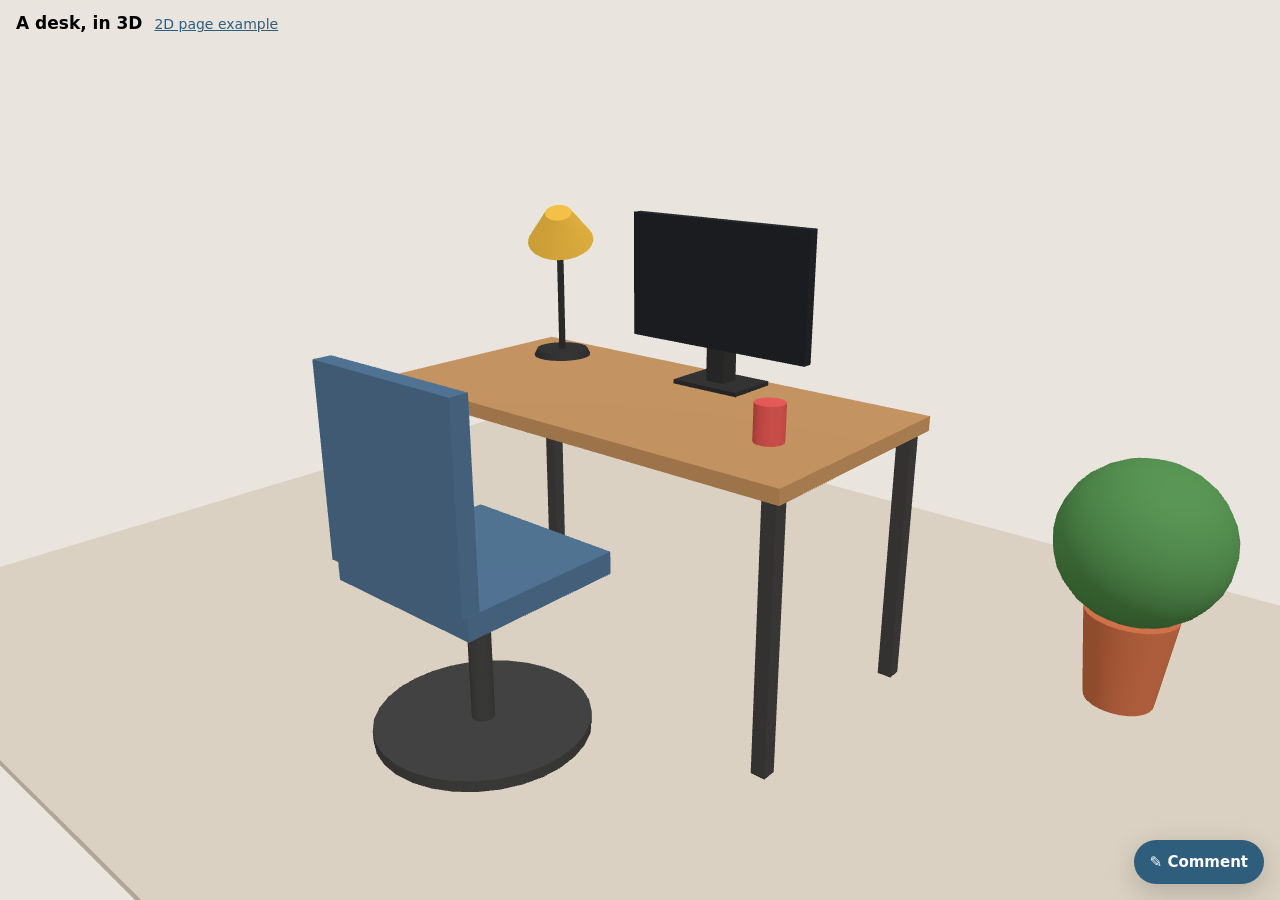
<file: example/public/index.html>
<!doctype html>
<html lang="en">
<head>
<meta charset="utf-8">
<meta name="viewport" content="width=device-width,initial-scale=1,viewport-fit=cover">
<title>Desk · feedback example</title>
<link rel="stylesheet" href="comments.css">
<style>
  :root { color-scheme: light; }
  html, body { margin: 0; height: 100%; overflow: hidden; background: #e9e5de; font: 15px/1.4 system-ui, -apple-system, sans-serif; }
  #view { position: fixed; inset: 0; width: 100%; height: 100%; display: block; touch-action: none; }
  header { position: fixed; top: max(12px, env(safe-area-inset-top)); left: 16px; right: 16px; display: flex; gap: 12px; align-items: baseline; pointer-events: none; }
  header h1 { margin: 0; font-size: 17px; }
  header a { pointer-events: auto; color: #2f5d7c; font-size: 14px; }
  body.fb-noting header { display: none; }
</style>
<script type="importmap">{"imports":{"three":"./vendor/three.module.js"}}</script>
</head>
<body>
<canvas id="view"></canvas>
<header><h1>A desk, in 3D</h1><a href="flat.html">2D page example</a></header>
<script type="module" src="scene.js"></script>
</body>
</html>
</file>
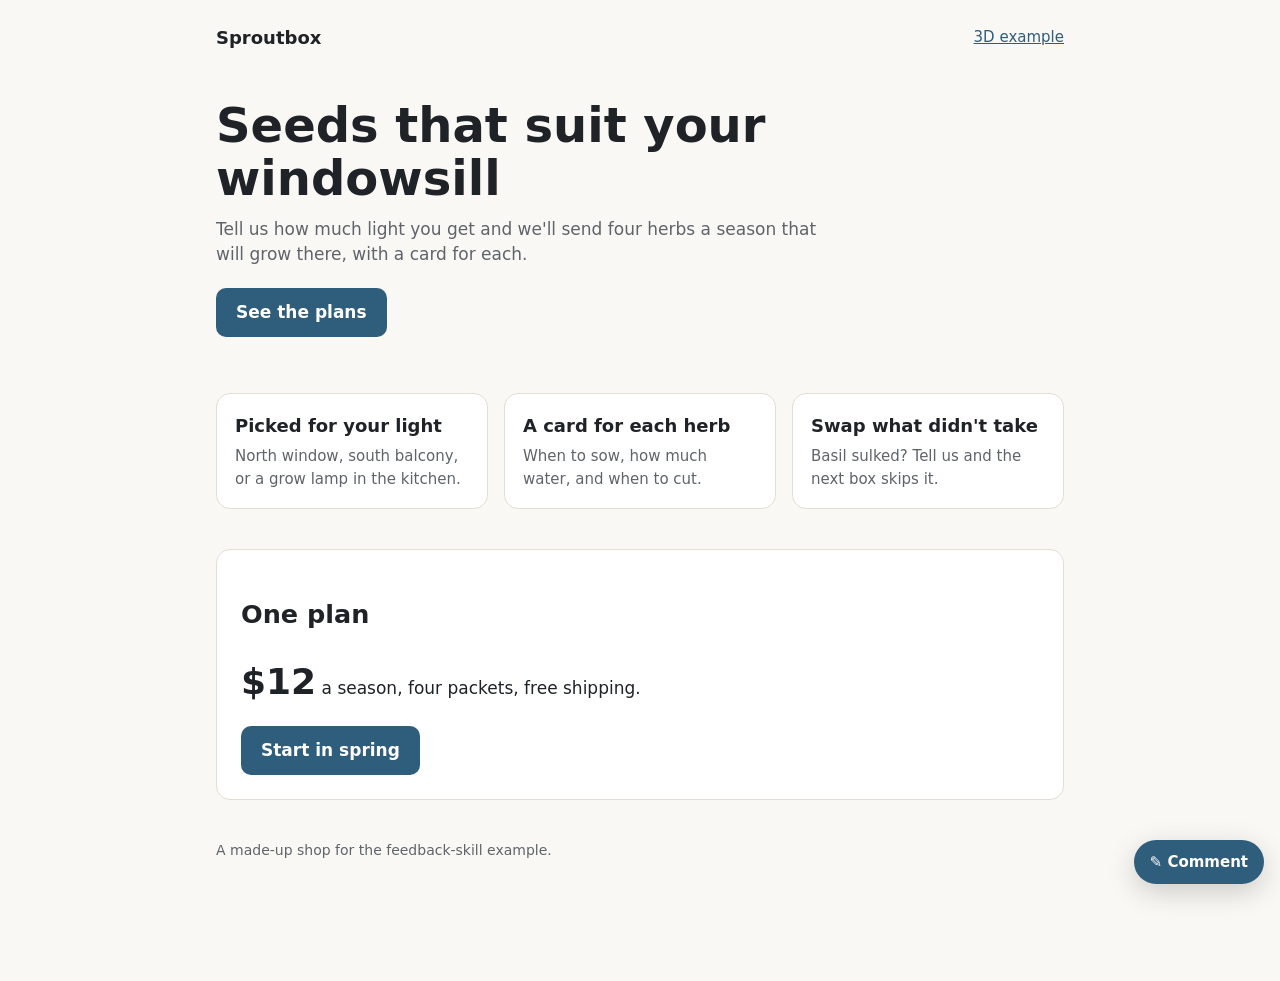
<file: example/public/flat.html>
<!doctype html>
<html lang="en">
<head>
<meta charset="utf-8">
<meta name="viewport" content="width=device-width,initial-scale=1,viewport-fit=cover">
<title>Landing page · feedback example</title>
<link rel="stylesheet" href="comments.css">
<style>
  :root { --bg: #faf8f4; --text: #1f2328; --muted: #5f646b; --card: #ffffff; --accent: #2f5d7c; --line: #e3ddd3; }
  @media (prefers-color-scheme: dark) { :root { --bg: #16181b; --text: #eceae6; --muted: #a3a7ad; --card: #202328; --accent: #7fb2d6; --line: #30353b; } }
  * { box-sizing: border-box; }
  body { margin: 0; background: var(--bg); color: var(--text); font: 17px/1.5 system-ui, -apple-system, "Segoe UI", sans-serif; }
  main { max-width: 880px; margin: 0 auto; padding: 24px 16px 120px; }
  nav { display: flex; justify-content: space-between; align-items: center; gap: 12px; }
  nav b { font-size: 18px; }
  nav a { color: var(--accent); font-size: 15px; }
  .hero { padding: 48px 0 32px; }
  .hero h1 { font-size: clamp(30px, 6vw, 48px); line-height: 1.1; margin: 0 0 12px; }
  .hero p { color: var(--muted); max-width: 36em; margin: 0 0 20px; }
  .cta { display: inline-block; padding: 12px 20px; border-radius: 10px; background: var(--accent); color: #fff; text-decoration: none; font-weight: 600; }
  .cards { display: grid; grid-template-columns: repeat(auto-fit, minmax(220px, 1fr)); gap: 16px; margin: 24px 0 40px; }
  .card { background: var(--card); border: 1px solid var(--line); border-radius: 14px; padding: 18px; }
  .card h3 { margin: 0 0 6px; font-size: 18px; }
  .card p { margin: 0; color: var(--muted); font-size: 15px; }
  .price { background: var(--card); border: 1px solid var(--line); border-radius: 14px; padding: 24px; }
  .price strong { font-size: 36px; }
  footer { color: var(--muted); font-size: 14px; margin-top: 40px; }
</style>
</head>
<body>
<main>
  <nav data-comment-id="nav" data-comment-label="Top bar"><b>Sproutbox</b><a href="./">3D example</a></nav>

  <section class="hero" data-comment-id="hero" data-comment-label="Hero">
    <h1>Seeds that suit your windowsill</h1>
    <p>Tell us how much light you get and we'll send four herbs a season that will grow there, with a card for each.</p>
    <a class="cta" href="#plans">See the plans</a>
  </section>

  <section class="cards" data-comment-id="features" data-comment-label="Features">
    <div class="card" data-comment-id="feature-light" data-comment-label="Feature: light"><h3>Picked for your light</h3><p>North window, south balcony, or a grow lamp in the kitchen.</p></div>
    <div class="card" data-comment-id="feature-cards" data-comment-label="Feature: care cards"><h3>A card for each herb</h3><p>When to sow, how much water, and when to cut.</p></div>
    <div class="card" data-comment-id="feature-swap" data-comment-label="Feature: swaps"><h3>Swap what didn't take</h3><p>Basil sulked? Tell us and the next box skips it.</p></div>
  </section>

  <section id="plans" class="price" data-comment-id="pricing" data-comment-label="Pricing">
    <h2>One plan</h2>
    <p><strong>$12</strong> a season, four packets, free shipping.</p>
    <a class="cta" href="#plans">Start in spring</a>
  </section>

  <footer data-comment-id="footer" data-comment-label="Footer">A made-up shop for the feedback-skill example.</footer>
</main>
<script type="module">
  import { mountComments, domAdapter } from './comments.js';
  mountComments({ page: 'landing', ...domAdapter() });
</script>
</body>
</html>
</file>
<file: example/public/comments.css>
/* comments.css: the Comment panel, ink, pins and toast from comments.js.
   Theme it with the custom properties; everything is under .fb so it won't touch your page. */
.fb {
  --fb-surface: #fffdf9; --fb-text: #1f2328; --fb-muted: #6b6f76; --fb-mist: #f0ece5;
  --fb-line: #d6cfc3; --fb-accent: #2f5d7c; --fb-ink: #ff5a36; --fb-done: #2f7a4a;
  --fb-shadow: 0 8px 28px rgb(0 0 0 / .18);
  font: 15px/1.4 system-ui, -apple-system, "Segoe UI", sans-serif; color: var(--fb-text);
}
@media (prefers-color-scheme: dark) {
  .fb { --fb-surface: #1f2226; --fb-text: #eceae6; --fb-muted: #a3a7ad; --fb-mist: #2b2f34; --fb-line: #3b4047; --fb-accent: #7fb2d6; --fb-done: #6cc38d; }
}
.fb button { font: inherit; color: inherit; border: 0; background: none; cursor: pointer; }

/* Stacking matters: ink under the panel, or the pen eats the tap on Send. */
.fb-ink { position: fixed; inset: 0; width: 100%; height: 100%; pointer-events: none; touch-action: none; z-index: 2147483000; }
.fb.fb-inking .fb-ink { pointer-events: auto; cursor: crosshair; }
.fb-pins { position: fixed; inset: 0; pointer-events: none; z-index: 2147483001; }
.fb-panel, .fb-button { z-index: 2147483002; }
.fb-toast { z-index: 2147483003; }

.fb-button {
  position: fixed; right: 16px; bottom: max(16px, env(safe-area-inset-bottom));
  min-height: 44px; padding: 0 16px; border-radius: 22px;
  background: var(--fb-accent) !important; color: #fff !important; font-weight: 600 !important; box-shadow: var(--fb-shadow);
}
.fb-button[hidden] { display: none; }

/* The panel never blocks the page. It docks: a right-hand sidebar on a wide screen, a foldable
   bottom sheet (at most 40% of the height) on a phone. Never a box in the middle of the content.
   While it is open, <body> has .fb-noting; move your own right-hand controls by --fb-dock-w. */
:root { --fb-dock-w: 340px; }
.fb-panel {
  position: fixed; top: 0; right: 0; bottom: 0; width: var(--fb-dock-w); max-width: 100%; overflow: auto; box-sizing: border-box;
  display: flex; flex-direction: column; gap: 8px;
  padding: max(10px, env(safe-area-inset-top)) 14px max(12px, env(safe-area-inset-bottom));
  background: var(--fb-surface); border-left: 1px solid var(--fb-line); box-shadow: -6px 0 24px rgb(0 0 0 / .16);
}
.fb-panel[hidden] { display: none; }
.fb-head { display: flex; align-items: center; gap: 4px; }
.fb-head b { flex: 1; font-size: 15px; }
.fb .fb-head button { min-width: 40px; min-height: 40px; border-radius: 8px; font-size: 20px; line-height: 1; color: var(--fb-muted); }
.fb .fb-head [data-act=fold] { display: none; }
/* an ordinary page reflows beside the sidebar instead of running under it (fixed layers, like a
   full-window canvas, aren't moved: make room for those with body.fb-noting rules of your own) */
@media (min-width: 701px) { body.fb-noting { padding-right: var(--fb-dock-w); } }
@media (max-width: 700px) {
  .fb-panel {
    top: auto; left: 0; width: auto; max-height: 40vh; max-height: 40dvh;
    border-left: 0; border-top: 1px solid var(--fb-line); border-radius: 14px 14px 0 0; box-shadow: 0 -6px 24px rgb(0 0 0 / .16);
  }
  .fb .fb-head [data-act=fold] { display: inline-block; }
  .fb-panel.fb-folded > :not(.fb-head) { display: none; }
}
.fb-row { display: flex; gap: 8px; align-items: center; }
.fb-hint { margin: 0; font-size: 13px; color: var(--fb-muted); }
.fb-tools { display: flex; flex: 1; background: var(--fb-mist); border-radius: 10px; padding: 3px; gap: 3px; }
.fb-tools button { flex: 1; min-height: 38px; border-radius: 8px; font-size: 14px; }
.fb-tools button.on { background: var(--fb-surface); box-shadow: 0 1px 3px rgb(0 0 0 / .15); font-weight: 600; }
.fb textarea, .fb input {
  font: inherit; font-size: 16px; /* 16px keeps iOS from zooming in */
  border: 1px solid var(--fb-line); border-radius: 10px; padding: 8px 10px; box-sizing: border-box;
  background: var(--fb-surface); color: var(--fb-text); width: 100%;
}
.fb textarea { resize: vertical; min-height: 64px; }
.fb input { flex: 1; min-width: 0; }
.fb .fb-plain { flex: none; min-height: 44px; padding: 0 12px; border-radius: 10px; background: var(--fb-mist); font-size: 14px; }
.fb .fb-plain:disabled { opacity: .45; }
.fb .fb-send { flex: none; min-height: 44px; padding: 0 18px; border-radius: 10px; background: var(--fb-accent); color: #fff; font-weight: 600; }
.fb .fb-send:disabled { opacity: .5; }
.fb-hp { position: absolute !important; left: -9999px; width: 1px !important; height: 1px; opacity: 0; }

.fb-list summary { font-size: 13px; color: var(--fb-muted); cursor: pointer; }
.fb-list ol { list-style: none; margin: 6px 0 0; padding: 0; display: flex; flex-direction: column; gap: 8px; font-size: 14px; }
.fb-list li { background: var(--fb-mist); border-radius: 10px; padding: 8px 10px; }
.fb-meta { font-size: 12px; color: var(--fb-muted); }
.fb-status[data-status=done], .fb-status[data-status=wontfix] { color: var(--fb-done); }
.fb-reply { margin-top: 4px; padding-left: 8px; border-left: 3px solid var(--fb-accent); }
.fb-acts { margin-top: 4px; }
.fb-acts button, .fb-acts a { font-size: 12px; color: var(--fb-accent); text-decoration: underline; margin-right: 12px; }

.fb-pin {
  position: absolute; width: 26px; height: 26px; margin: -13px 0 0 -13px; border-radius: 50%;
  background: var(--fb-ink); color: #fff; font: 600 13px/26px system-ui, sans-serif; text-align: center;
  box-shadow: 0 0 0 2px #fff, 0 2px 6px rgb(0 0 0 / .25);
}
.fb-pin[hidden] { display: none; }
.fb-toast {
  position: fixed; left: 50%; transform: translateX(-50%); top: max(16px, env(safe-area-inset-top));
  max-width: calc(100% - 32px); padding: 8px 14px; border-radius: 10px;
  background: rgb(20 22 25 / .88); color: #fff; font-size: 14px;
}
.fb-toast[hidden] { display: none; }

/* signed-in sender (mountComments({me})) */
.fb-who { flex: 1; min-width: 0; overflow: hidden; text-overflow: ellipsis; white-space: nowrap; font-size: 13px; opacity: .75; }
</file>
